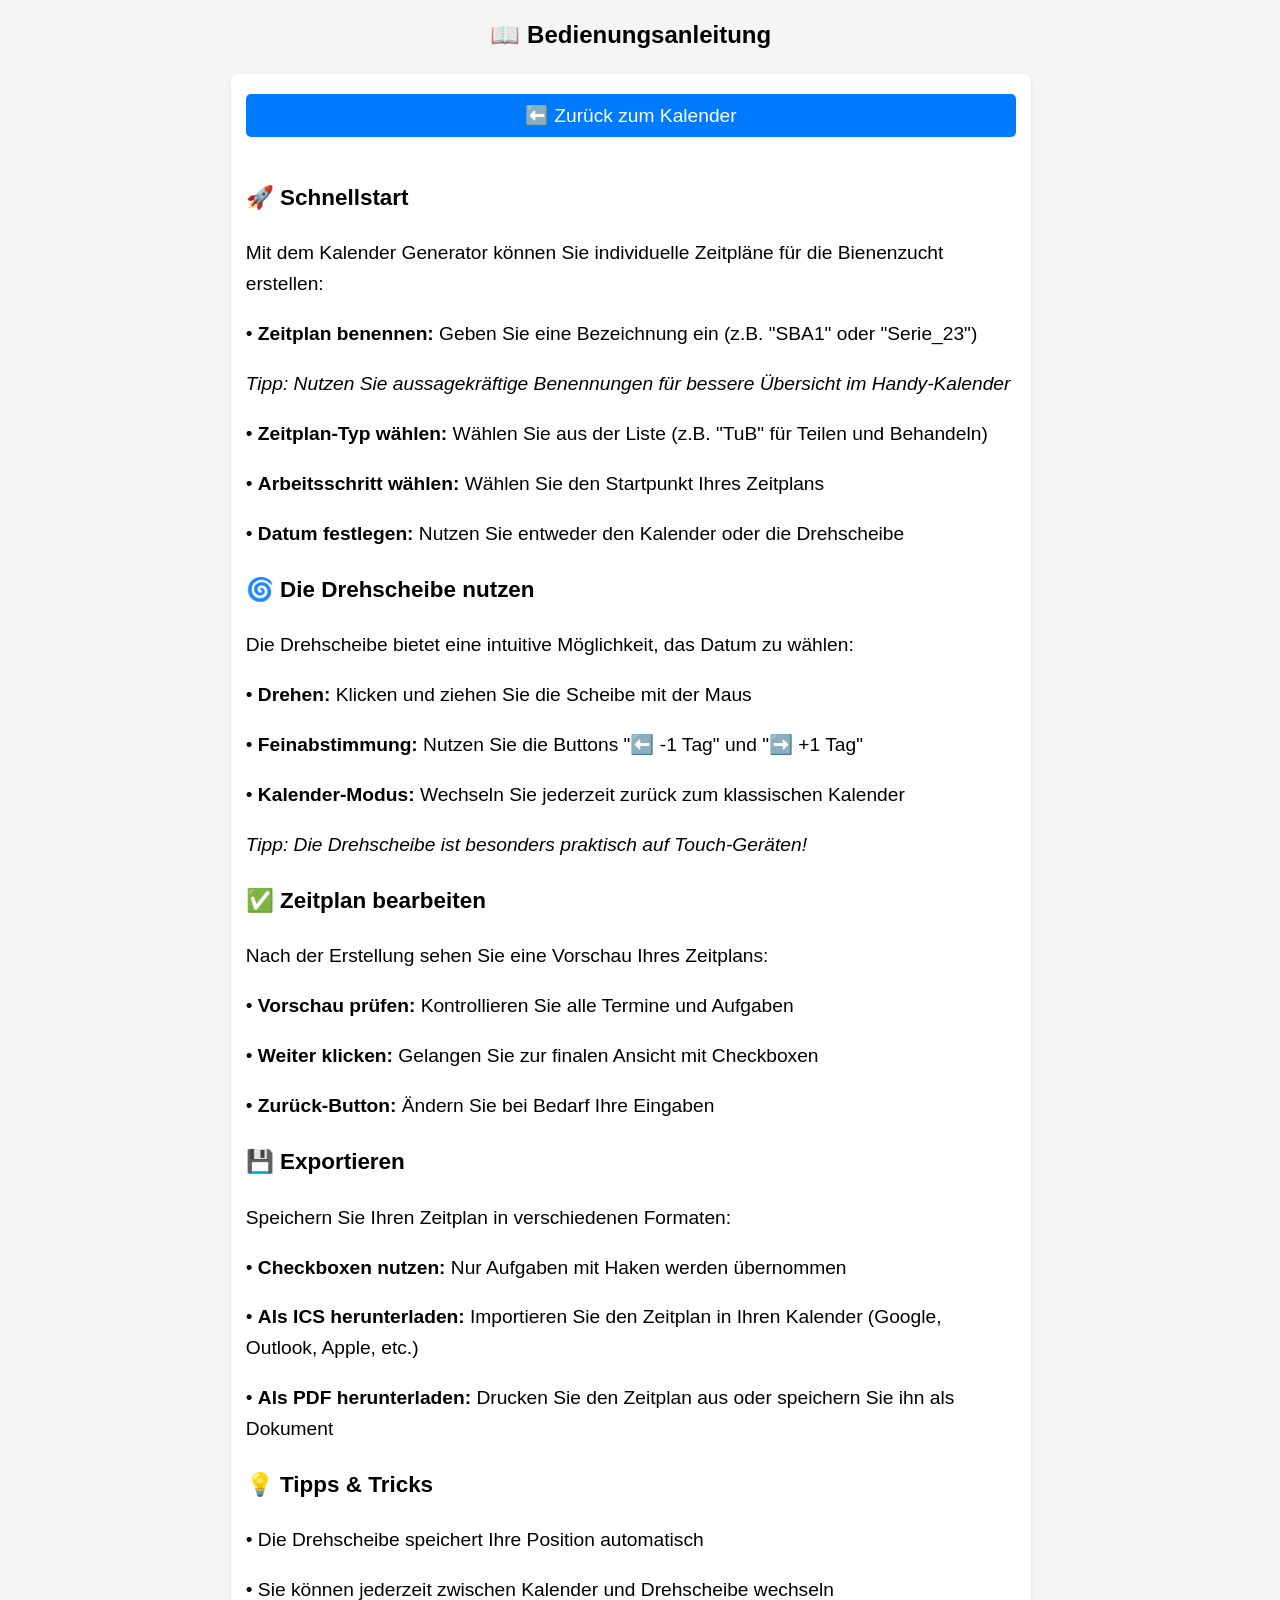
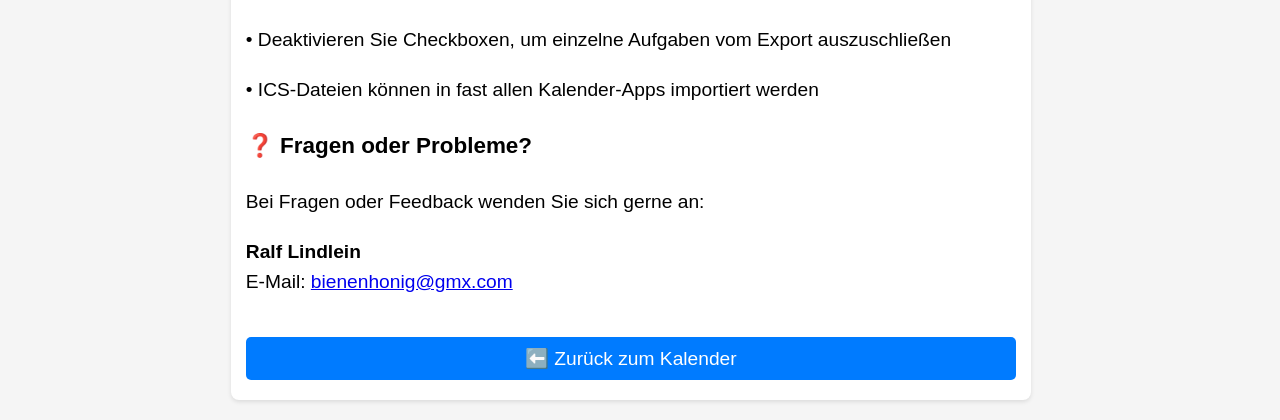
<file: anleitung.html>
<!DOCTYPE html>
<html lang="de">
<head>
  <meta charset="UTF-8">
    <meta name="viewport" content="width=device-width, initial-scale=1.0">
    <title>Anleitung - Kalender Generator Bienen</title>
    <link rel="stylesheet" href="style.css">
</head>
<body>
    <h1>📖 Bedienungsanleitung</h1>
    
    <div class="zeitplan" style="max-width: 800px;">
 <button type="button" onclick="window.location.href='index.html'" style="margin-bottom: 20px;">
 ⬅️ Zurück zum Kalender
      </button>

 <h3>🚀 Schnellstart</h3>
        <p>Mit dem Kalender Generator können Sie individuelle Zeitpläne für die Bienenzucht erstellen:</p>
        
        <p>• <strong>Zeitplan benennen:</strong> Geben Sie eine Bezeichnung ein (z.B. "SBA1" oder "Serie_23")</p>
   <p><em>Tipp: Nutzen Sie aussagekräftige Benennungen für bessere Übersicht im Handy-Kalender</em></p>
        <p>• <strong>Zeitplan-Typ wählen:</strong> Wählen Sie aus der Liste (z.B. "TuB" für Teilen und Behandeln)</p>
        <p>• <strong>Arbeitsschritt wählen:</strong> Wählen Sie den Startpunkt Ihres Zeitplans</p>
        <p>• <strong>Datum festlegen:</strong> Nutzen Sie entweder den Kalender oder die Drehscheibe</p>

        <h3>🌀 Die Drehscheibe nutzen</h3>
        <p>Die Drehscheibe bietet eine intuitive Möglichkeit, das Datum zu wählen:</p>
        
        <p>• <strong>Drehen:</strong> Klicken und ziehen Sie die Scheibe mit der Maus</p>
     <p>• <strong>Feinabstimmung:</strong> Nutzen Sie die Buttons "⬅️ -1 Tag" und "➡️ +1 Tag"</p>
        <p>• <strong>Kalender-Modus:</strong> Wechseln Sie jederzeit zurück zum klassischen Kalender</p>
    <p><em>Tipp: Die Drehscheibe ist besonders praktisch auf Touch-Geräten!</em></p>

<h3>✅ Zeitplan bearbeiten</h3>
    <p>Nach der Erstellung sehen Sie eine Vorschau Ihres Zeitplans:</p>
        
   <p>• <strong>Vorschau prüfen:</strong> Kontrollieren Sie alle Termine und Aufgaben</p>
        <p>• <strong>Weiter klicken:</strong> Gelangen Sie zur finalen Ansicht mit Checkboxen</p>
  <p>• <strong>Zurück-Button:</strong> Ändern Sie bei Bedarf Ihre Eingaben</p>

        <h3>💾 Exportieren</h3>
        <p>Speichern Sie Ihren Zeitplan in verschiedenen Formaten:</p>
        
        <p>• <strong>Checkboxen nutzen:</strong> Nur Aufgaben mit Haken werden übernommen</p>
        <p>• <strong>Als ICS herunterladen:</strong> Importieren Sie den Zeitplan in Ihren Kalender (Google, Outlook, Apple, etc.)</p>
        <p>• <strong>Als PDF herunterladen:</strong> Drucken Sie den Zeitplan aus oder speichern Sie ihn als Dokument</p>

        <h3>💡 Tipps & Tricks</h3>
        <p>• Die Drehscheibe speichert Ihre Position automatisch</p>
        <p>• Sie können jederzeit zwischen Kalender und Drehscheibe wechseln</p>
     <p>• Deaktivieren Sie Checkboxen, um einzelne Aufgaben vom Export auszuschließen</p>
        <p>• ICS-Dateien können in fast allen Kalender-Apps importiert werden</p>

        <h3>❓ Fragen oder Probleme?</h3>
   <p>Bei Fragen oder Feedback wenden Sie sich gerne an:</p>
        <p><strong>Ralf Lindlein</strong><br>
    E-Mail: <a href="mailto:bienenhonig@gmx.com">bienenhonig@gmx.com</a></p>

 <button type="button" onclick="window.location.href='index.html'" style="margin-top: 20px;">
            ⬅️ Zurück zum Kalender
        </button>
    </div>
</body>
</html>
</file>
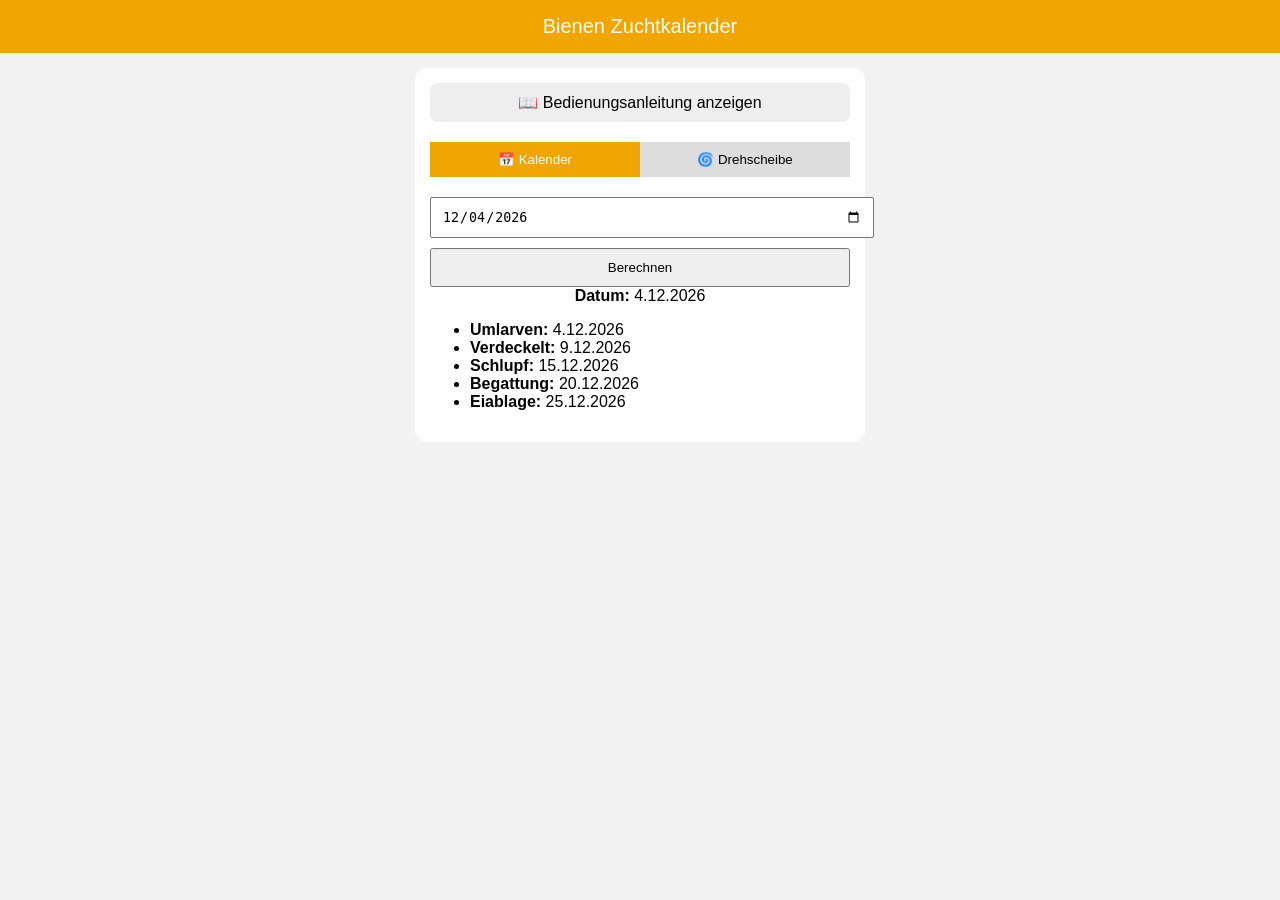
<file: Drehkalender_test04.html>
<!DOCTYPE html>

<!--Drehkalender, inspiriert von
https://www.wienold-imkereibedarf.de/bienenkoeniginnen-zuchtkalender

version 0.0004

ToDo:
- Drehkalender in anderen Code einbauen
- Beschreibung verbessern
- Auswahlbutton für Zucht, TBE, TuB, etc. hinzufügen
- uvm.
-->

<html lang="de">
<head>
<meta charset="UTF-8">
<meta name="viewport" content="width=device-width, initial-scale=1.0">
<title>Zuchtkalender</title>

<style>
body {
  font-family: Arial;
  margin: 0;
  background: #f2f2f2;
  text-align: center;
}

header {
  background: #f0a500;
  color: white;
  padding: 15px;
  font-size: 20px;
}

.card {
  background: white;
  margin: 15px;
  padding: 15px;
  border-radius: 12px;
  max-width: 420px;
  margin-left: auto;
  margin-right: auto;
}

.toggle {
  display: flex;
  margin-bottom: 10px;
}

.toggle button {
  flex: 1;
  padding: 10px;
  border: none;
  background: #ddd;
}

.toggle .active {
  background: #f0a500;
  color: white;
}

input, button {
  width: 100%;
  padding: 10px;
  margin-top: 10px;
}

.result {
  text-align: left;
  margin-top: 10px;
}

/* Anleitung */
.accordion {
  background: #eee;
  padding: 10px;
  border-radius: 8px;
  cursor: pointer;
  margin-bottom: 10px;
}

.accordion.active {
  background: #f0a500;
  color: white;
}

.panel {
  display: none;
  text-align: left;
  margin-top: 10px;
  font-size: 14px;
}

/* Drehscheibe */
.wheel-container {
  position: relative;
  width: 300px;
  height: 300px;
  margin: auto;
}

.pointer {
  position: absolute;
  top: -5px;
  left: 50%;
  transform: translateX(-50%);
  border-left: 12px solid transparent;
  border-right: 12px solid transparent;
  border-bottom: 20px solid red;
}

canvas {
  touch-action: none;
}

.hidden { display:none; }
</style>
</head>

<body>

<header>Bienen Zuchtkalender</header>

<div class="card">

  <!-- Anleitung -->
  <div class="accordion" onclick="toggleHelp()">📖 Bedienungsanleitung anzeigen</div>
  <div class="panel" id="helpPanel">
    <p><b>Der Zuchtkalender hilft Ihnen, alle wichtigen Termine in der Königinnenzucht schnell zu bestimmen.</b></p>

    <p><b>1. Startdatum festlegen</b><br>
    Wählen Sie den Tag des Umlarvens – im Kalender oder über die Drehscheibe.</p>

    <p><b>2. Drehscheibe nutzen</b><br>
    Drehen Sie die Scheibe mit Finger oder Maus bis das gewünschte Datum oben steht.</p>

    <p><b>3. Termine ablesen</b><br>
    Die wichtigsten Zeitpunkte werden automatisch berechnet:
    <ul>
      <li>Verdeckelung</li>
      <li>Schlupf</li>
      <li>Begattung</li>
      <li>Eiablage</li>
    </ul>
    </p>

    <p><i>Hinweis: Alle Angaben sind Richtwerte und können variieren.</i></p>
  </div>

  <!-- Umschalter -->
  <div class="toggle">
    <button id="btnCal" class="active" onclick="switchMode('cal')">📅 Kalender</button>
    <button id="btnWheel" onclick="switchMode('wheel')">🌀 Drehscheibe</button>
  </div>

  <!-- Kalender -->
  <div id="calMode">
    <input type="date" id="dateInput">
    <button onclick="calculateFromInput()">Berechnen</button>
  </div>

  <!-- Drehscheibe -->
  <div id="wheelMode" class="hidden">
    <div class="wheel-container">
      <div class="pointer"></div>
      <canvas id="wheelCanvas" width="300" height="300"></canvas>
    </div>
  </div>

  <div id="dateDisplay"></div>
  <div id="result" class="result"></div>

</div>

<script>
const today = new Date();
const input = document.getElementById("dateInput");
input.valueAsDate = today;

/* Anleitung */
function toggleHelp(){
  const panel = document.getElementById("helpPanel");
  const acc = document.querySelector(".accordion");

  panel.style.display = panel.style.display === "block" ? "none" : "block";
  acc.classList.toggle("active");
}

/* Umschalter */
function switchMode(mode){
  calMode.classList.toggle("hidden", mode!=="cal");
  wheelMode.classList.toggle("hidden", mode!=="wheel");

  btnCal.classList.toggle("active", mode==="cal");
  btnWheel.classList.toggle("active", mode==="wheel");
}

/* Berechnung */
function calculate(date){
  dateDisplay.innerHTML = "<b>Datum:</b> " + date.toLocaleDateString("de-DE");

  const offsets = [0,5,11,16,21];
  const names = ["Umlarven","Verdeckelt","Schlupf","Begattung","Eiablage"];

  let html = "<ul>";
  offsets.forEach((d,i)=>{
    let nd = new Date(date);
    nd.setDate(nd.getDate()+d);
    html += `<li><b>${names[i]}:</b> ${nd.toLocaleDateString("de-DE")}</li>`;
  });
  html += "</ul>";

  result.innerHTML = html;
}

function calculateFromInput(){
  calculate(new Date(input.value));
}

/* Drehscheibe */
const canvas = document.getElementById("wheelCanvas");
const ctx = canvas.getContext("2d");

const center = 150;
const radius = 140;

let rotation = (today.getDate() + today.getMonth()*30) * (360/365);
let dragging = false;
let lastAngle = 0;

const anglePerDay = 360/365;

function draw(){
  ctx.clearRect(0,0,300,300);

  for(let i=0;i<12;i++){
    let angle = (i*30 + rotation)*Math.PI/180;
    ctx.beginPath();
    ctx.moveTo(center,center);
    ctx.arc(center,center,radius,angle,angle+30*Math.PI/180);
    ctx.fillStyle = i%2 ? "#ffd27f" : "#fff2cc";
    ctx.fill();
  }
}

function getDate(){
  let day = Math.round(((rotation%360+360)%360)/anglePerDay);
  let d = new Date(new Date().getFullYear(),0);
  d.setDate(day+1);
  return d;
}

function update(){
  calculate(getDate());
}

function getAngle(x,y){
  return Math.atan2(y-center,x-center)*180/Math.PI;
}

canvas.addEventListener("mousedown",start);
canvas.addEventListener("touchstart",start);

function start(e){
  dragging=true;
  lastAngle = getAngle(...getPos(e));
}

window.addEventListener("mousemove",move);
window.addEventListener("touchmove",move);

function move(e){
  if(!dragging) return;

  let angle = getAngle(...getPos(e));
  let diff = (angle - lastAngle) * 0.4; // weniger sensitiv

  rotation += diff;

  rotation = Math.round(rotation/anglePerDay)*anglePerDay;

  lastAngle = angle;

  draw();
  update();
}

window.addEventListener("mouseup",()=>dragging=false);
window.addEventListener("touchend",()=>dragging=false);

function getPos(e){
  const rect = canvas.getBoundingClientRect();
  if(e.touches){
    return [
      e.touches[0].clientX - rect.left,
      e.touches[0].clientY - rect.top
    ];
  }
  return [
    e.clientX - rect.left,
    e.clientY - rect.top
  ];
}

/* Init */
draw();
calculate(today);
</script>

</body>
</html>
</file>
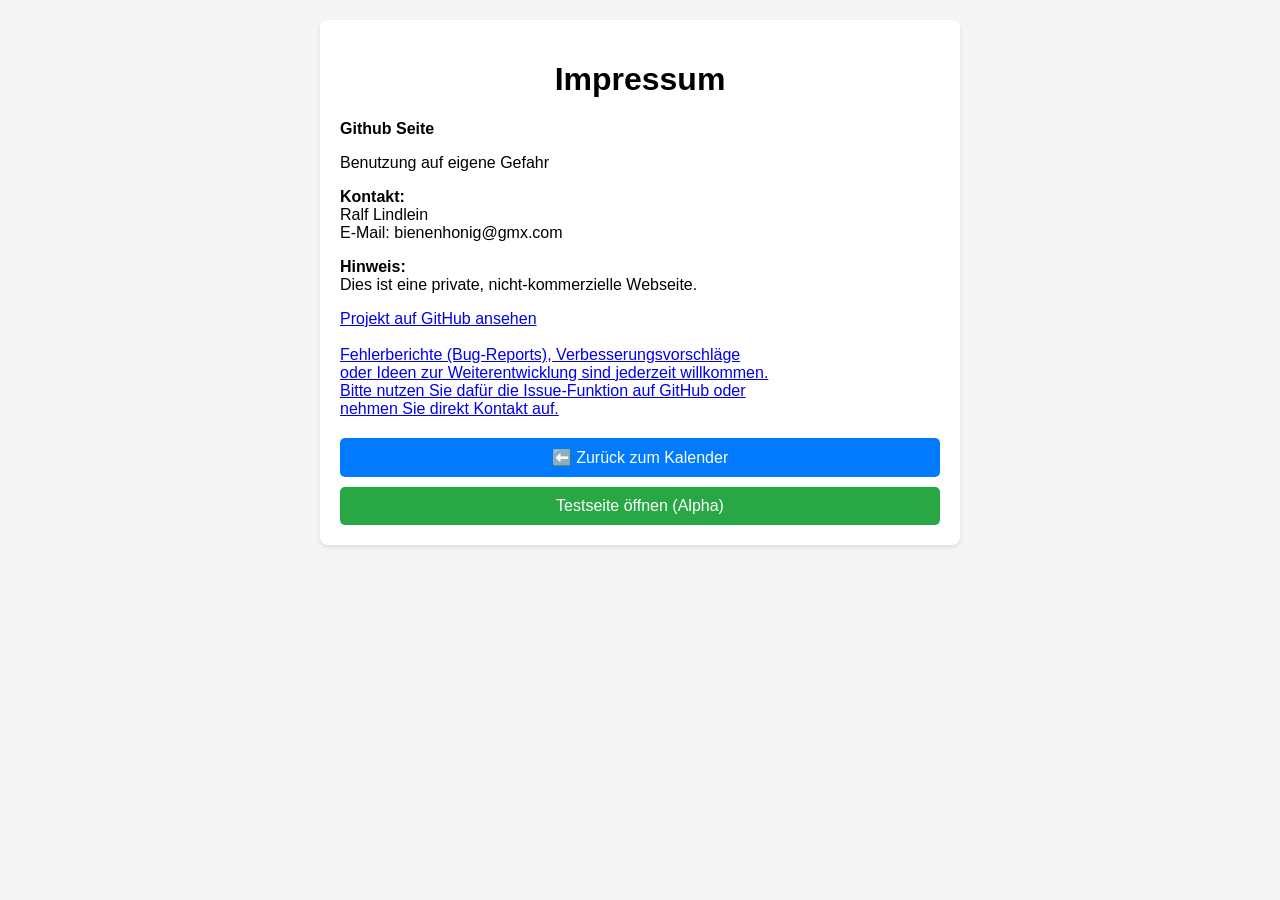
<file: info.html>
<!DOCTYPE html>

<html lang="de">
<head>
    <meta charset="UTF-8">
    <meta name="viewport" content="width=device-width, initial-scale=1.0">
    <title>Impressum</title>
    <style>
        body {
            font-family: Arial, sans-serif;
            margin: 10px;
            background-color: #f5f5f5;
        }

    .container {
        max-width: 600px;
        margin: 20px auto;
        background: #ffffff;
        padding: 20px;
        border-radius: 8px;
        box-shadow: 0 2px 4px rgba(0,0,0,0.1);
    }

    h1 {
        text-align: center;
    }

    a.button {
        display: block;
        text-align: center;
        margin-top: 20px;
        padding: 10px;
        background-color: #007BFF;
        color: white;
        text-decoration: none;
        border-radius: 5px;
    }

    a.button:hover {
        background-color: #0056b3;
    }
</style>

</head>
<body>

<div class="container">
    <h1>Impressum</h1>

<p><strong>Github Seite</strong></p>

<p>
    Benutzung auf eigene Gefahr<br>
</p>

<p>
    <strong>Kontakt:</strong><br>
    Ralf Lindlein<br>
    E-Mail: bienenhonig@gmx.com
</p>

<p>
    <strong>Hinweis:</strong><br>
    Dies ist eine private, nicht-kommerzielle Webseite.
</p>

<a href="https://github.com/walterheisenberg/bienen" target="_blank" class="github-link">
    Projekt auf GitHub ansehen<br>
    <br>
    Fehlerberichte (Bug-Reports), Verbesserungsvorschläge<br>
    oder Ideen zur Weiterentwicklung sind jederzeit willkommen.<br>
    Bitte nutzen Sie dafür die Issue-Funktion auf GitHub oder<br>
    nehmen Sie direkt Kontakt auf.
</a>


<a href="index.html" class="button">⬅️ Zurück zum Kalender</a>

<a href="test.html" class="button" style="margin-top:10px; background-color:#28a745;">
    Testseite öffnen (Alpha)
</a>

</div>

</body>
</html>
</file>
<file: style.css>
/* ===== KALENDER GENERATOR BIENEN - STYLES v0.44 ===== */

/* ===== CSS-VARIABLEN (Optimierung #22) ===== */
:root {
  /* Farben */
  --primary-color: #007BFF;
  --primary-hover: #0056b3;
  --accent-color: #f0a500;
  --accent-hover: #d89400;
  --bg-light: #f5f5f5;
  --bg-white: #ffffff;
  --bg-item: #f0f0f0;
  --text-dark: #333;
  --text-light: #777;
  --border-color: #ccc;
  --error-color: #dc3545;
  
  /* Abstände */
  --spacing-xs: 5px;
  --spacing-sm: 10px;
  --spacing-md: 15px;
  --spacing-lg: 20px;
  --spacing-xl: 25px;
  
  /* Größen */
  --border-radius: 5px;
  --border-radius-lg: 8px;
  --max-width: 600px;
  --font-size-base: 1.2rem;
}

/* ===== GLOBAL RESET (Optimierung #26) ===== */
*, *::before, *::after {
  box-sizing: border-box;
}

/* ===== BODY & LAYOUT ===== */
body {
  font-family: Arial, sans-serif;
  margin: var(--spacing-sm);
  padding: 0;
  line-height: 1.6;
  background-color: var(--bg-light);
  width: 97%;
  font-size: var(--font-size-base);
}

h1 {
text-align: center;
  font-size: 1.5rem;
}

.header {
  display: flex;
  justify-content: center;
  align-items: center;
  gap: var(--spacing-sm);
  flex-wrap: nowrap;
}

.version {
font-size: 0.6em;
  color: var(--text-light);
  margin-left: 8px;
  font-weight: normal;
}

.version-group {
  display: flex;
  align-items: center;
  gap: 6px;
  white-space: nowrap;
}

/* ===== FORM & CONTAINER ===== */
form, .zeitplan {
  max-width: var(--max-width);
  width: 97%;
  margin: var(--spacing-lg) auto;
  background: var(--bg-white);
  padding: var(--spacing-md);
  border-radius: var(--border-radius-lg);
  box-shadow: 0 2px 4px rgba(0, 0, 0, 0.1);
}

.button-row {
  display: flex;
  gap: 10px;
  justify-content: center;
  margin-bottom: 20px;
}

/* ===== FORM ELEMENTS (Optimierung #24) ===== */
label {
  margin-top: var(--spacing-sm);
  display: block;
}

input, 
select, 
button {
  width: 100%;
  margin: var(--spacing-xs) 0;
  padding: var(--spacing-sm);
  font-size: var(--font-size-base);
  border-radius: var(--border-radius);
  border: 1px solid var(--border-color);
}

/* Button Styles */
button {
  background-color: var(--primary-color);
  color: white;
  cursor: pointer;
  border: none;
  transition: background-color 0.2s ease;
}

button:hover {
  background-color: var(--primary-hover);
}

.impressum-btn {
  background: none;
  color: var(--primary-color);
  padding: 0;
  font-size: 0.9em;
  border: none;
  cursor: pointer;
  width: auto;
}

.impressum-btn:hover {
  text-decoration: underline;
  background: none;
}

/* ===== LISTS ===== */
ul {
  list-style-type: none;
  padding-left: 0;
}

li {
  background-color: var(--bg-item);
  margin-bottom: var(--spacing-sm);
  padding: var(--spacing-sm);
  border-radius: var(--border-radius);
  display: flex;
  align-items: center;
  justify-content: flex-start;
  width: 100%;
}

li strong::after {
  content: " ";
  display: inline-block;  /* Damit Flex es nicht ignoriert */
  width: 0.3em;
}

.checkbox {
  width: var(--spacing-xl);
  height: var(--spacing-xl);
  margin-right: var(--spacing-lg);
}

/* Vorschau-Liste ohne Hintergrund (Optimierung #21 - zusammengeführt) */
#previewList li {
  background: none;
  padding: var(--spacing-xs) 0;
  margin-bottom: var(--spacing-xs);
}

/* Task-Einrückung bei Checkboxen */
.task-indent {
  margin-left: var(--spacing-xl);
}

/* ===== DREHSCHEIBE ===== */
.date-selection-container {
  margin-top: var(--spacing-lg);
}

/* Toggle Buttons */
.toggle {
  display: flex;
  margin-bottom: var(--spacing-lg);
  gap: var(--spacing-sm);
}

.toggle button {
  flex: 1;
  padding: 12px;
  background: #ddd;
  cursor: pointer;
  border-radius: var(--border-radius);
  font-size: 16px;
  transition: background-color 0.2s ease;
}

.toggle button:hover {
  background: #ccc;
}

.toggle .active {
  background: var(--accent-color);
  color: white;
}

.toggle .active:hover {
  background: var(--accent-hover);
}

/* Wheel Container (Optimierung #21 - nur 1x definiert) */
.wheel-container {
  position: relative;
  width: 200px;
  height: 200px;
  margin: var(--spacing-lg) auto;
}

canvas {
  touch-action: none;
  cursor: grab;
}

canvas:active {
  cursor: grabbing;
}

#wheelDateDisplay {
  margin-top: var(--spacing-md);
  font-weight: bold;
  font-size: 16px;
}

.wheel-buttons {
  display: flex;
  gap: var(--spacing-sm);
  margin-top: var(--spacing-md);
  justify-content: center;
}

.wheel-buttons button {
  padding: var(--spacing-sm) var(--spacing-lg);
  background: var(--accent-color);
  color: white;
  border: none;
  border-radius: var(--border-radius);
  cursor: pointer;
  font-size: 14px;
  width: auto;
  transition: background-color 0.2s ease;
}

.wheel-buttons button:hover {
  background: var(--accent-hover);
}

/* ===== UTILITY CLASSES ===== */
.hidden {
  display: none !important;
}
</file>
